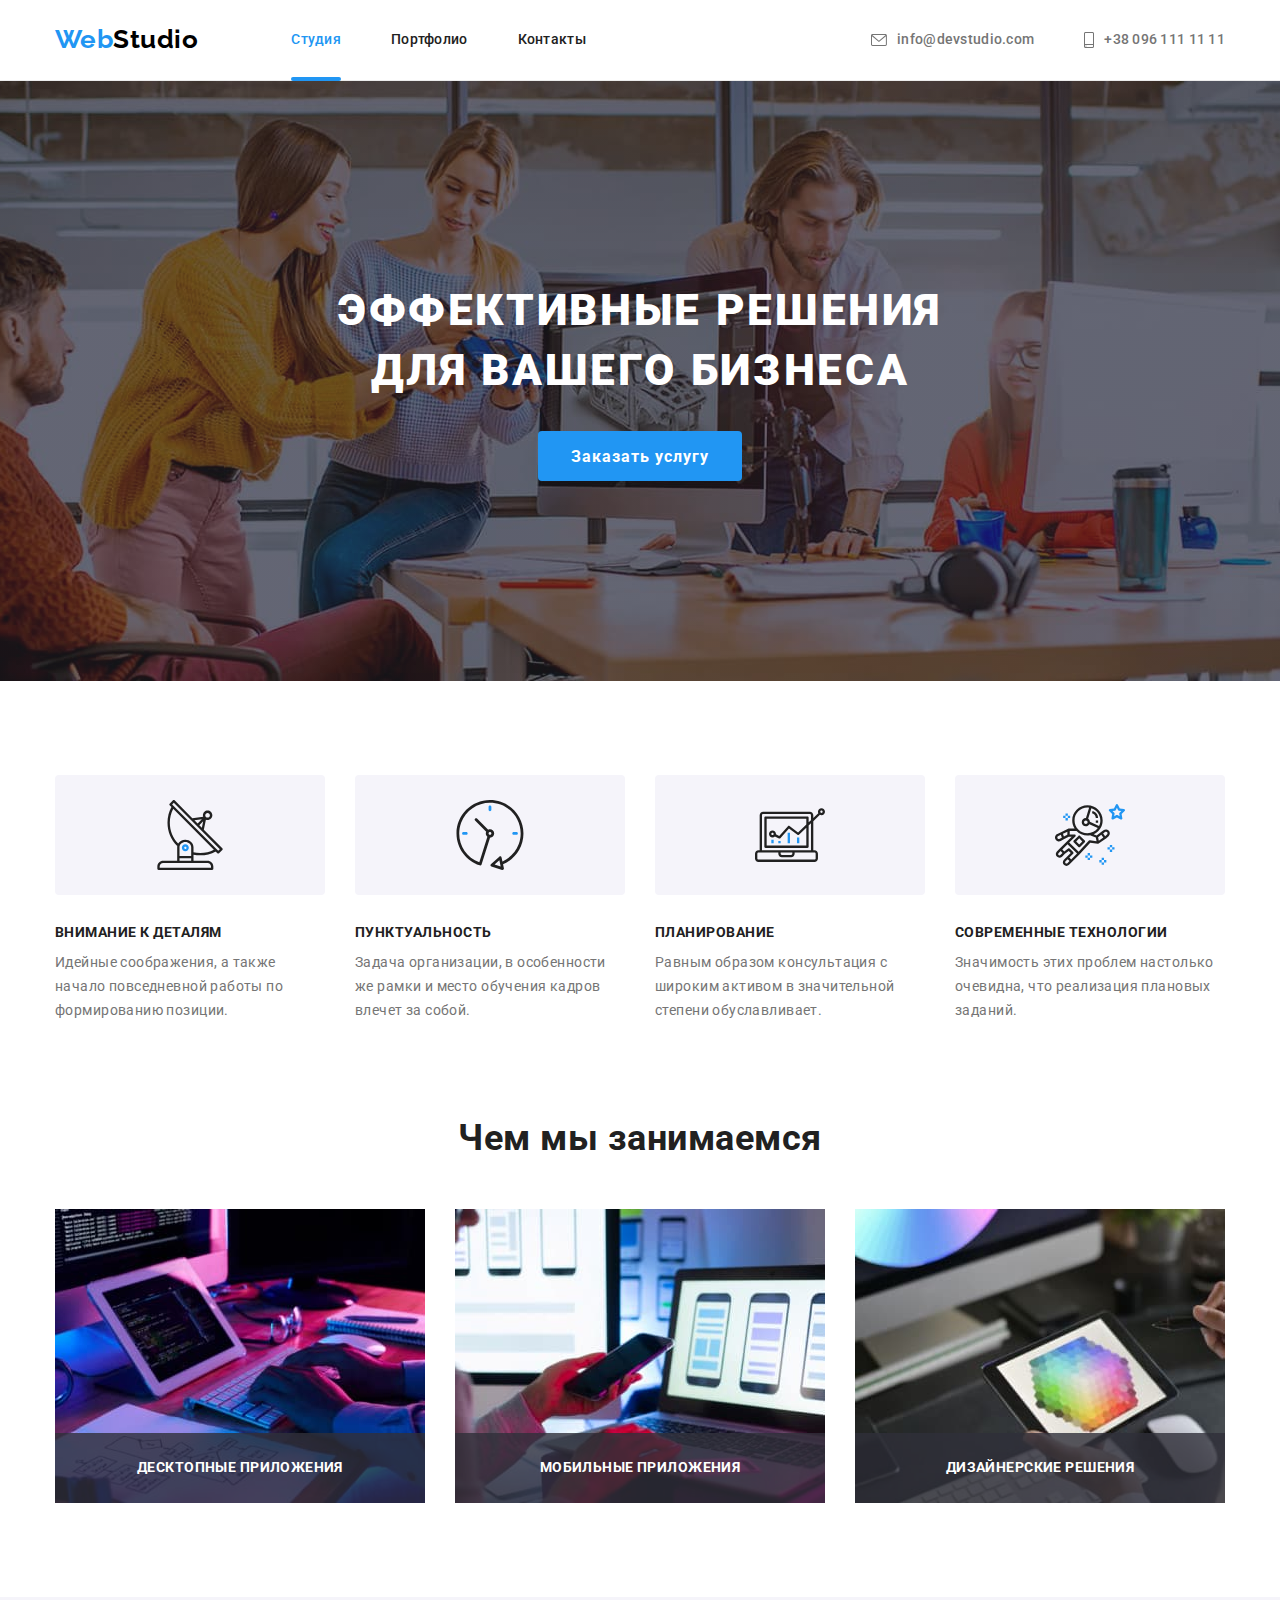
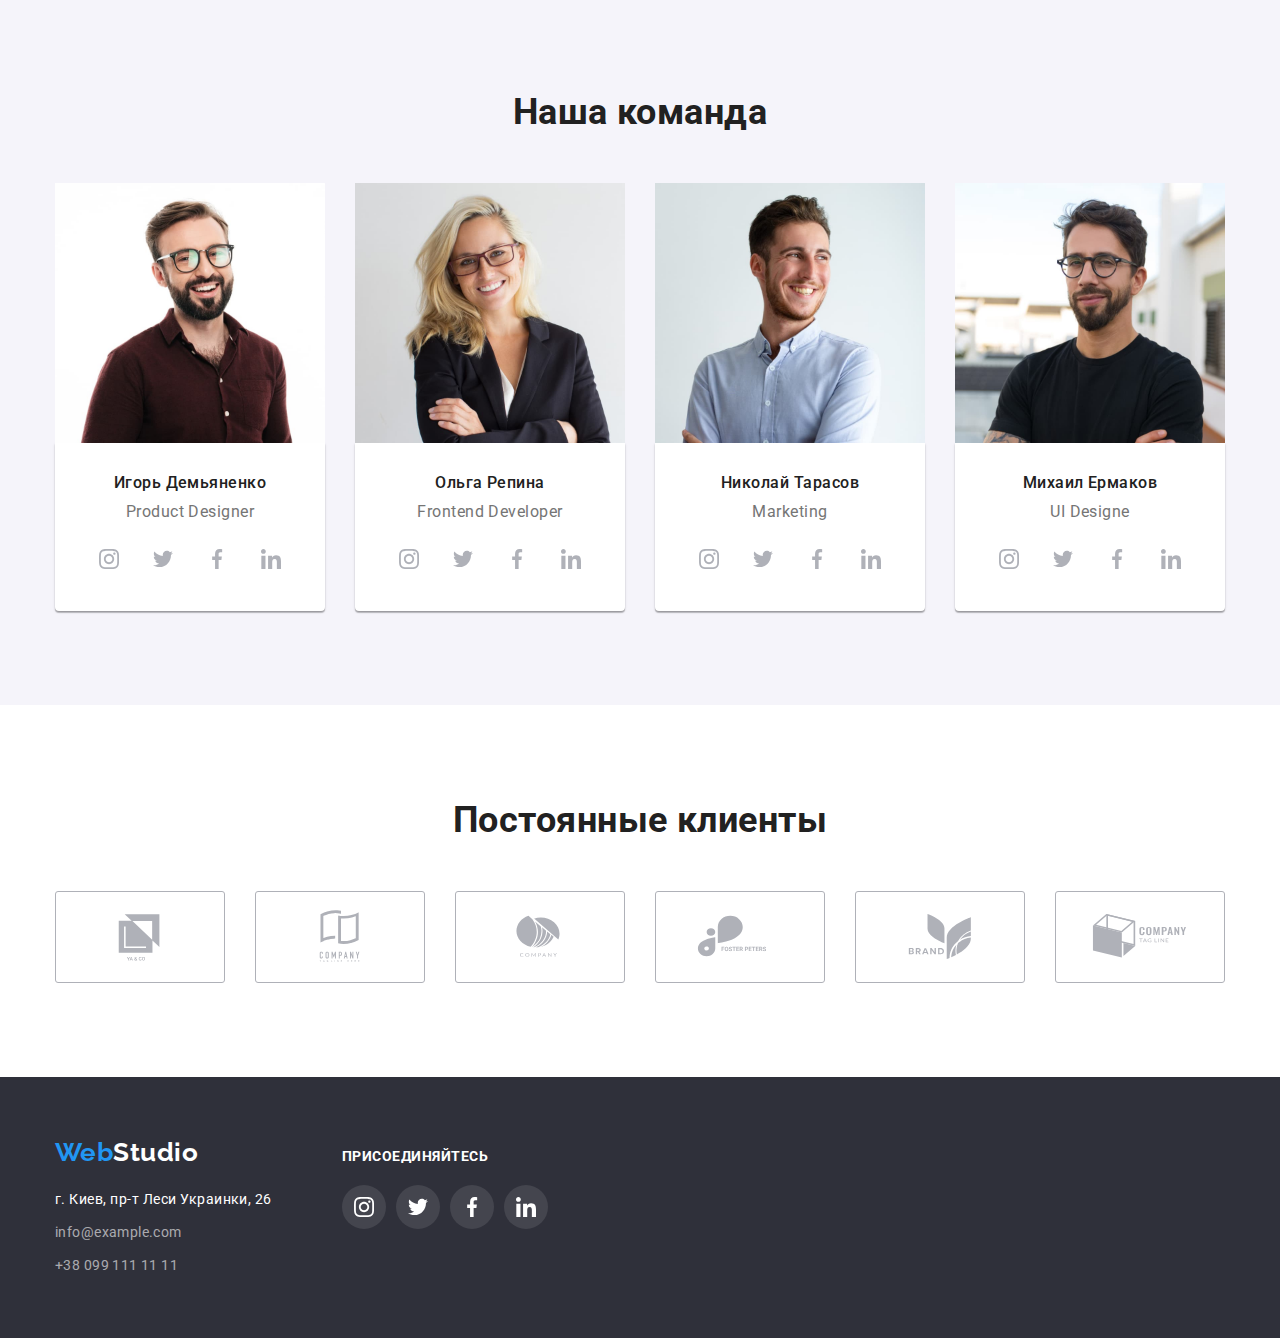
<file: index.html>
<!DOCTYPE html>
<html lang="ru">

<head>
    <meta charset="UTF-8">
    <meta http-equiv="X-UA-Compatible" content="IE=edge">
    <meta name="viewport" content="width=device-width, initial-scale=1.0">
    <title>Главная</title>
    <!-- Подключение шрифтов для страницы -->
<link rel="preconnect" href="https://fonts.googleapis.com">
<link rel="preconnect" href="https://fonts.gstatic.com" crossorigin>
<link href="https://fonts.googleapis.com/css2?family=Raleway:wght@700&family=Roboto:wght@400;500;700;900&display=swap"
    rel="stylesheet">
<link rel="stylesheet" href="https://cdnjs.cloudflare.com/ajax/libs/modern-normalize/1.1.0/modern-normalize.min.css
">
<link rel="stylesheet" href="./css/styles.css">
</head>
<body>
    <!-- Шапка (Хедер)-->
    <header class="header">
            <div class="container nav" >
            <nav class="header-nav-logo">
                <a href="./index.html" lang="en" class="logo">Web<span class="logo-d">Studio</span></a>
                <ul class="header-nav">
                    <li class="item">
                        <a href="./index.html" style="color:#2196F3;" class="header-nav-link current">Студия</a></li>
                    <li class="item"><a href="./portfolio.html" class="header-nav-link">Портфолио</a></li>
                    <li class="item"><a href="#" class="header-nav-link">Контакты</a></li>
                </ul>
            </nav>
            <ul class="header-contacts">
                <li class="item"> 
                    <a class="header-contacts-link mail" href="mailto:info@devstudio.com" >
                     <svg class="contacts">
                        <use href="./images/icons.svg#icon-mail"></use>
                     </svg>
                     info@devstudio.com</a> 
                </li>
                <li class="item"> 
                    <a class="header-contacts-link tel" href="tel:+380961111111">
                     <svg class="contacts tel">
                        <use href="./images/icons.svg#phone"></use>
                     </svg> +38 096 111 11 11</a> 
                </li>
            </ul>
            </div>
    </header>

<main>
        <section class="banner"> 
            <div class="container">
            <h1 class="banner-title"> Эффективные решения <br> для вашего бизнеса </h1>
            <button type="button" class="banner-button" data-modal-open> Заказать услугу </button>
            <div class="backdrop is-hidden" data-modal>
                <div class="modal">
                    <button class="modal-btn" data-modal-close>
                        <svg class="modal-icon">
                            <use href="./images/icons.svg#icon-close"></use>
                        </svg>
                    </button>  
                </div>
            </div> 
            </div>
        </section>
        <section class="section">
            <div class="container">
                <h2 hidden class="section-title visually-hidden">Наши преимущества</h2>
            <ul class="features">
                <li class="features-item">
                    <div class="benefits">
                        <svg class="benefits-icon">
                        <use href="./images/icons.svg#icon-antenna"></use>
                        </svg>
                    </div>
                    <h3 class="features-title">Внимание к деталям</h3>
                    <p class="features-text">Идейные соображения, а также начало повседневной работы по формированию позиции. </p>
                </li>
                <li class="features-item">
                    <div class="benefits">
                        <svg class="benefits-icon">
                            <use href="./images/icons.svg#icon-clock"></use>
                        </svg>
                    </div>
                    <h3 class="features-title">Пунктуальность</h3>
                    <p class="features-text">Задача организации, в особенности же рамки и место обучения кадров влечет за собой. </p>
                </li>
                <li class="features-item"> 
                    <div class="benefits">
                        <svg class="benefits-icon">
                            <use href="./images/icons.svg#icon-diagram"></use>
                        </svg>
                    </div>
                    <h3 class="features-title">Планирование</h3>
                    <p class="features-text">Равным образом консультация с широким активом в значительной степени обуславливает. </p>
                </li>
                <li class="features-item">
                    <div class="benefits">
                        <svg class="benefits-icon">
                            <use href="./images/icons.svg#icon-astronaut"></use>
                        </svg>
                    </div>
                    <h3 class="features-title">Современные технологии</h3>
                    <p class="features-text">Значимость этих проблем настолько очевидна, что реализация плановых заданий. </p>
                </li>
            </ul>
            </div>
        </section>
        <section class="section works">
            <div class="container">
            <h2 class="section-title">Чем мы занимаемся</h2>
            <ul class="works">
                <li class="works-item">
                    <img src="./images/services/img.jpg" alt="работа за ноутбуком" width="370" height="294" />
                    <div class="works-box">
                        <p class="works-text"> Десктопные приложения </p>
                    </div>
                </li>
                <li class="works-item">
                    <img src="./images/services/box2.jpg" alt="синхронизациятелефона с ноутбуком" width="370" height="294" />
                    <div class="works-box">
                        <p class="works-text"> Мобильные приложения </p>
                    </div>
                </li>
                <li class="works-item">
                    <img src="./images/services/box3.jpg" alt="выбор цвета" width="370" height="294" />
                    <div class="works-box">
                        <p class="works-text"> Дизайнерские решения </p>
                    </div>
                </li>
            </ul>
            </div>
        </section>
        <section class="section people">
            <div class="container">
            <h2 class="section-title">Наша команда</h2>
            <ul class="team">
                <li class="team-item">
                    <img src="./images/team/img1.jpg" alt="дизайнер" width="270" height="260" />
                    <div class="initials">
                        <h3 class="team-title">Игорь Демьяненко</h3>
                        <p lang="en" class="team-text">Product Designer</p>     
                        <ul class="social-list">
                            <li class="social-item">
                                <a class="social-link" href="https://www.instagram.com/"  target="_blank" rel="noopener noreferrer" lang="en" aria-label="Instagram"><svg class="social-icon" >
                                    <use href="./images/icons.svg#icon-instagram"></use>
                                </svg></a>
                            </li>
                            <li class="social-item">
                                <a class="social-link" href="https://twitter.com/"  target="_blank" rel="noopener noreferrer" lang="en" aria-label="Twitter">
                                    <svg class="social-icon" >
                                        <use href="./images/icons.svg#icon-twitter"></use>
                                    </svg>
                                </a>
                            </li>
                            <li class="social-item">
                                <a class="social-link" href="https://www.facebook.com/"  target="_blank" rel="noopener noreferrer" lang="en" aria-label="Facebook">
                                    <svg class="social-icon" >
                                        <use href="./images/icons.svg#icon-facebook"></use>
                                    </svg>
                                </a>
                            </li>
                            <li class="social-item">
                                <a class="social-link" href="https://www.linkedin.com/"  target="_blank" rel="noopener noreferrer" lang="en" aria-label="LinkedIn">
                                    <svg class="social-icon">
                                        <use href="./images/icons.svg#icon-linkedin"></use>
                                    </svg></a>
                            </li>
                        </ul>
                    </div>
                </li>
                <li class="team-item">
                    <img src="./images/team/img2.jpg" alt="разработчик" width="270" height="260" />
                        <div class="initials">
                        <h3 class="team-title">Ольга Репина</h3>
                        <p lang="en" class="team-text">Frontend Developer</p>
                        <ul class="social-list">
                            <li class="social-item">
                                <a class="social-link" href="https://www.instagram.com/"  target="_blank" rel="noopener noreferrer" lang="en" aria-label="Instagram">
                                    <svg class="social-icon">
                                        <use href="./images/icons.svg#icon-instagram"></use>
                                    </svg>
                                </a>
                            </li>
                            <li class="social-item">
                                <a class="social-link" href="https://twitter.com/"  target="_blank" rel="noopener noreferrer" lang="en" aria-label="Twitter">
                                    <svg class="social-icon">
                                        <use href="./images/icons.svg#icon-twitter"></use>
                                    </svg>
                                </a>
                            </li>
                            <li class="social-item">
                                <a class="social-link" href="https://www.facebook.com/"  target="_blank" rel="noopener noreferrer" lang="en" aria-label="Facebook">
                                    <svg class="social-icon">
                                        <use href="./images/icons.svg#icon-facebook"></use>
                                    </svg></a>
                            </li>
                            <li class="social-item">
                                <a class="social-link" href="https://www.linkedin.com/"  target="_blank" rel="noopener noreferrer" lang="en" aria-label="LinkedIn">
                                    <svg class="social-icon">
                                        <use href="./images/icons.svg#icon-linkedin"></use>
                                    </svg></a>
                            </li>
                        </ul>
                        </div>
                </li>
                <li class="team-item">
                    <img src="./images/team/img3.jpg" alt="маркетолог" width="270" height="260" />
                        <div class="initials">
                        <h3 class="team-title">Николай Тарасов</h3>
                        <p lang="en" class="team-text">Marketing</p>
                        <ul class="social-list">
                            <li class="social-item">
                                <a class="social-link" href="https://www.instagram.com/"  target="_blank" rel="noopener noreferrer" lang="en" aria-label="Instagram">
                                    <svg class="social-icon">
                                        <use href="./images/icons.svg#icon-instagram"></use>
                                    </svg>
                                </a>
                            </li>
                            <li class="social-item">
                                <a class="social-link" href="https://twitter.com/"  target="_blank" rel="noopener noreferrer" lang="en" aria-label="Twitter">
                                    <svg class="social-icon">
                                        <use href="./images/icons.svg#icon-twitter"></use>
                                    </svg>
                                </a>
                            </li>
                            <li class="social-item">
                                <a class="social-link" href="https://www.facebook.com/"  target="_blank" rel="noopener noreferrer" lang="en" aria-label="Facebook">
                                    <svg class="social-icon">
                                        <use href="./images/icons.svg#icon-facebook"></use>
                                    </svg>
                                </a>
                            </li>
                            <li class="social-item">
                                <a class="social-link" href="https://www.linkedin.com/"  target="_blank" rel="noopener noreferrer" lang="en" aria-label="LinkedIn">
                                    <svg class="social-icon">
                                        <use href="./images/icons.svg#icon-linkedin"></use>
                                    </svg>
                                </a>
                            </li>
                        </ul>
                        </div>
                </li>
                <li class="team-item">
                    <img src="./images/team/img4.jpg" alt="дизайнер интерфейса" width="270" height="260" />
                        <div class="initials">
                        <h3 class="team-title"> Михаил Ермаков</h3>
                        <p lang="en" class="team-text">UI Designe</p>
                        <ul class="social-list">
                            <li class="social-item">
                                <a class="social-link" href="https://www.instagram.com/"  target="_blank" rel="noopener noreferrer" lang="en" aria-label="Instagram">
                                    <svg class="social-icon" >
                                        <use href="./images/icons.svg#icon-instagram"></use>
                                    </svg>
                                </a>
                            </li>
                            <li class="social-item">
                                <a class="social-link" href="https://twitter.com/"  target="_blank" rel="noopener noreferrer" lang="en" aria-label="Twitter">
                                    <svg class="social-icon">
                                        <use href="./images/icons.svg#icon-twitter"></use>
                                    </svg>
                                </a>
                            </li>
                            <li class="social-item">
                                <a class="social-link" href="https://www.facebook.com/"  target="_blank" rel="noopener noreferrer" lang="en" aria-label="Facebook">
                                    <svg class="social-icon">
                                        <use href="./images/icons.svg#icon-facebook"></use>
                                    </svg></a>
                            </li>
                            <li class="social-item">
                                <a class="social-link" href="https://www.linkedin.com/"  target="_blank" rel="noopener noreferrer" lang="en" aria-label="LinkedIn">
                                    <svg class="social-icon">
                                        <use href="./images/icons.svg#icon-linkedin"></use>
                                    </svg>
                                </a>
                            </li>
                        </ul>
                        </div>
                </li>
            </ul>
            </div> 
        </section>
        <section class="section">
            <div class="container">
                <h2 class="section-title">Постоянные клиенты</h2>
                <ul class="clients"> 
                    <li class="clients-item">
                        <a href="" class="clients-link">
                            <svg class="clients-icon"> 
                                <use href="./images/icons.svg#icon-logo"> </use>
                            </svg>
                        </a>
                    </li>
                    <li class="clients-item">
                        <a href="" class="clients-link">
                            <svg class="clients-icon">
                                <use href="./images/icons.svg#icon-logo1"> </use>
                            </svg>
                        </a>
                    </li>
                    <li class="clients-item">
                        <a href="" class="clients-link">
                            <svg class="clients-icon">
                                <use href="./images/icons.svg#icon-logo2"> </use>
                            </svg>
                        </a>
                    </li>
                    <li class="clients-item">
                        <a href="" class="clients-link">
                            <svg class="clients-icon">
                                <use href="./images/icons.svg#icon-logo3"> </use>
                            </svg>
                        </a>
                    </li>
                    <li class="clients-item">
                        <a href="" class="clients-link">
                            <svg class="clients-icon">
                                <use href="./images/icons.svg#icon-logo4"> </use>
                            </svg>
                        </a>
                    </li>
                    <li class="clients-item">
                        <a href="" class="clients-link">
                            <svg class="clients-icon">
                                <use href="./images/icons.svg#icon-logo5"> </use>
                            </svg>
                        </a>
                    </li>
                </ul>
            </div>
        </section>
    </main>

    <footer class="footer">
        <div class="container container-footer">
            <div class="foot-address">
                <a href="#" lang="en" class="logo-footer">Web<span class="logo-l">Studio</span></a>
                <address class="address">
                    <p class="footer-address"> г. Киев, пр-т Леси Украинки, 26 </p>
                    <ul class="footer-contacts">
                        <li class="footer-contacts-link">
                            <a href="" class="footer-contacts-item">info@example.com</a>
                        </li>
                        <li class="footer-contacts-link">
                            <a href="" class="footer-contacts-item">+38 099 111 11 11</a>
                        </li>
                    </ul>
                </address>
            </div>
            <div class="foot-social">
                <h3 class="footer-title">Присоединяйтесь</h3>
                <ul class="social-list">
                    <li class="social-item">
                        <a class="social-link f" href="https://www.instagram.com/" target="_blank" rel="noopener noreferrer" lang="en"
                        aria-label="Instagram">
                        <svg class="social-icon f">
                        <use href="./images/icons.svg#icon-instagram"></use>
                        </svg>
                        </a>
                    </li>
                    <li class="social-item">
                <a class="social-link f" href="https://twitter.com/" target="_blank" rel="noopener noreferrer" lang="en"
                    aria-label="Twitter">
                    <svg class="social-icon f">
                        <use href="./images/icons.svg#icon-twitter"></use>
                    </svg>
                </a>
                    </li>
                    <li class="social-item">
                <a class="social-link f" href="https://www.facebook.com/" target="_blank" rel="noopener noreferrer" lang="en"
                    aria-label="Facebook">
                    <svg class="social-icon f">
                        <use href="./images/icons.svg#icon-facebook"></use>
                    </svg></a>
                    </li>
                    <li class="social-item">
                <a class="social-link f" href="https://www.linkedin.com/" target="_blank" rel="noopener noreferrer" lang="en"
                    aria-label="LinkedIn" > 
                    <svg class="social-icon f">
                        <use href="./images/icons.svg#icon-linkedin"></use>
                    </svg>
                </a>
                    </li>
                </ul>
            </div>
        </div>      
    </footer>
<script src="./js/modal.js"></script>

</body>
</html>
</file>
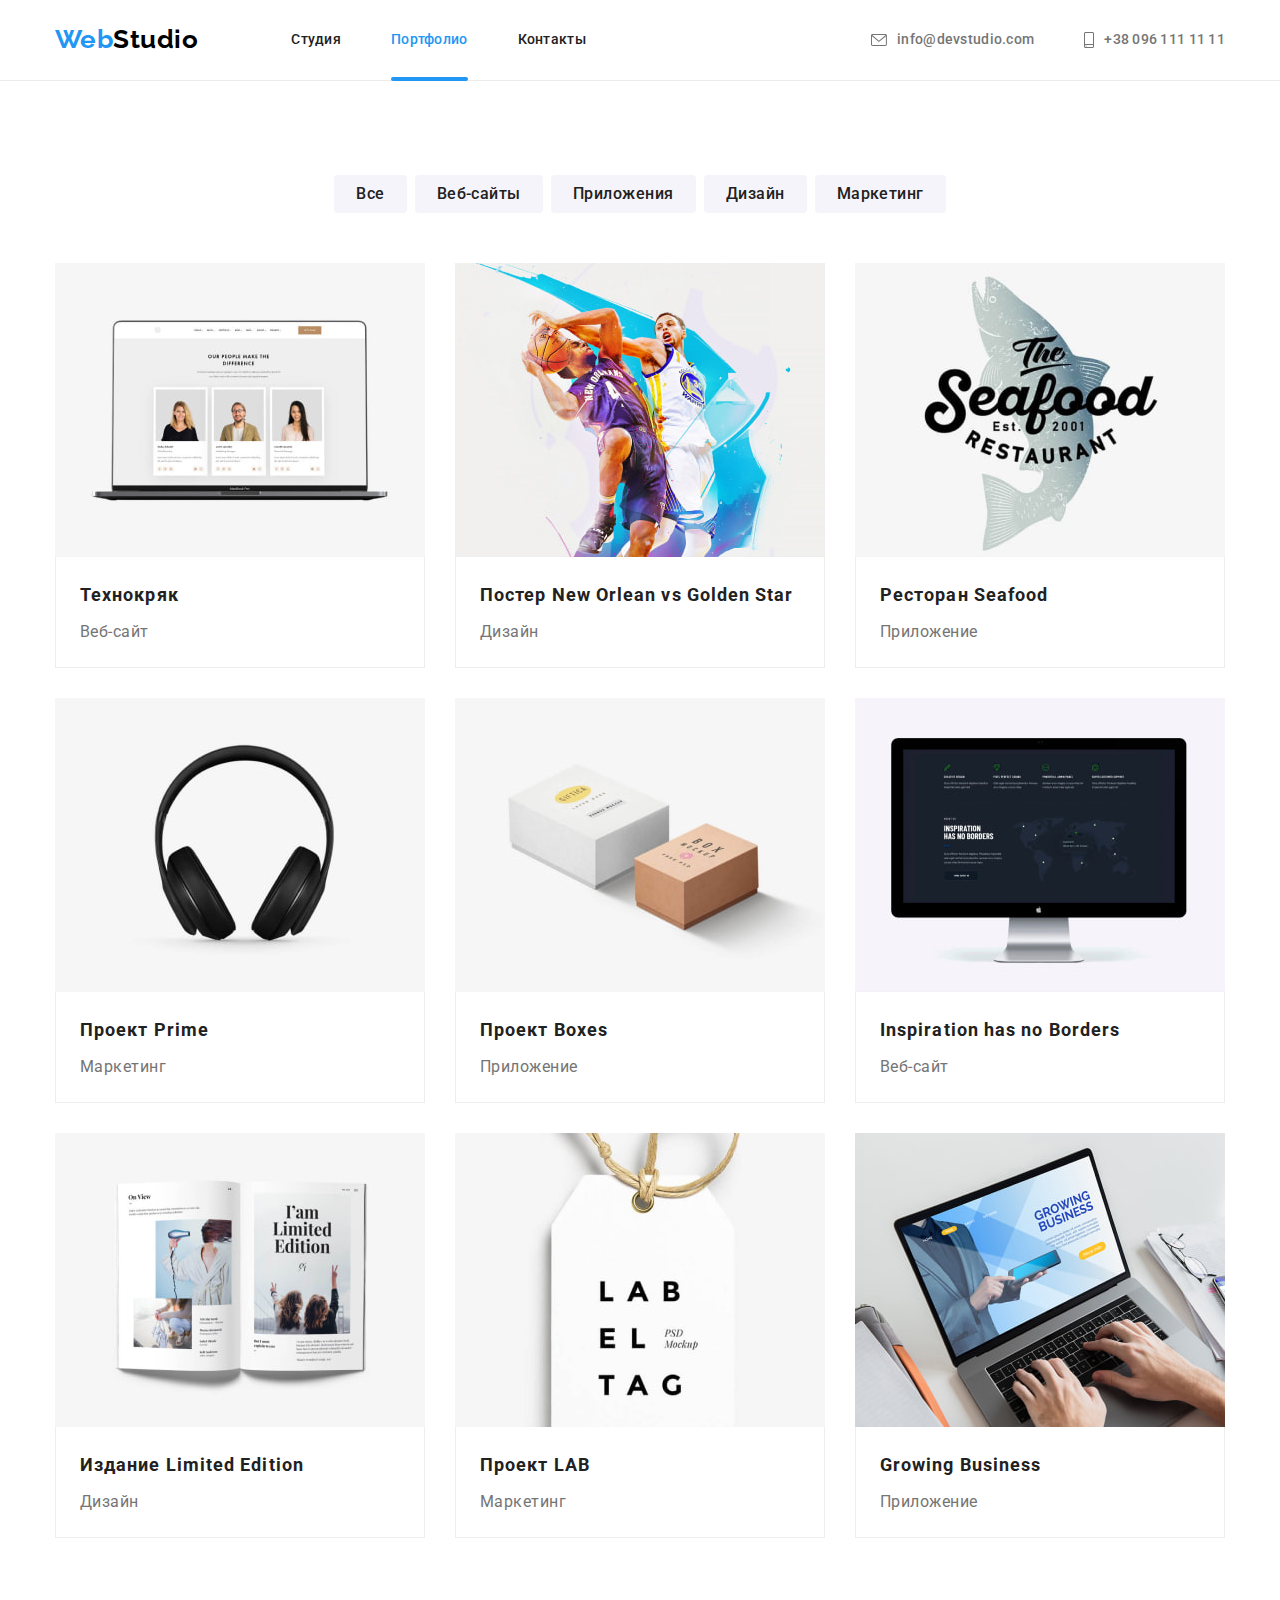
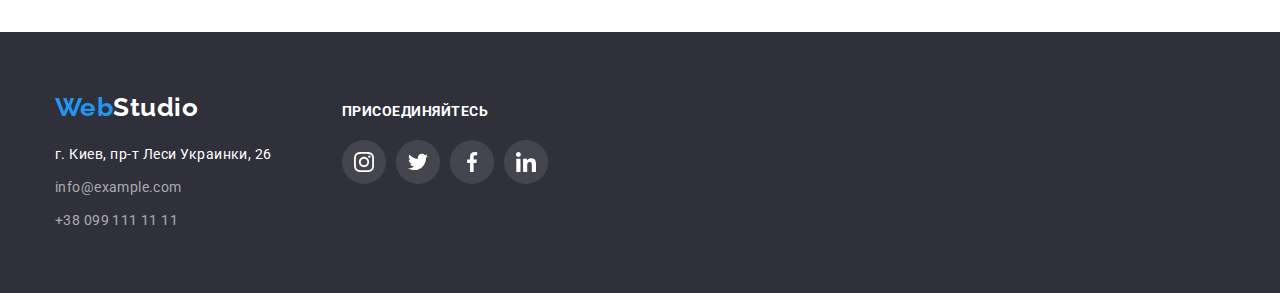
<file: portfolio.html>
<!DOCTYPE html>
<html lang="ru">
<head>
    <meta charset="UTF-8">
    <meta http-equiv="X-UA-Compatible" content="IE=edge">
    <meta name="viewport" content="width=device-width, initial-scale=1.0">
    <title>Портфолио</title>
    <!-- Подключение шрифтов для страницы -->
    <link rel="preconnect" href="https://fonts.googleapis.com">
    <link rel="preconnect" href="https://fonts.gstatic.com" crossorigin>
    <link href="https://fonts.googleapis.com/css2?family=Raleway:wght@700&family=Roboto:wght@400;500;700;900&display=swap"
        rel="stylesheet">
    <link rel="stylesheet" href="https://cdnjs.cloudflare.com/ajax/libs/modern-normalize/1.1.0/modern-normalize.min.css
        ">
    <link rel="stylesheet" href="./css/styles.css">
</head>
<body>
    <!-- Шапка -->
    <header class="header">
        <div class="container nav">
            <nav class="header-nav-logo">
                <a href="./index.html" lang="en" class="logo">Web<span class="logo-d">Studio</span></a>
                <ul class="header-nav">
                    <li class="item"><a href="./index.html"  class="header-nav-link">Студия</a></li>
                    <li class="item">
                        <a href="./portfolio.html" style="color:#2196F3;" class="header-nav-link current">Портфолио</a></li>
                    <li class="item"><a href="#" class="header-nav-link">Контакты</a></li>
                </ul>
            </nav>
            <ul class="header-contacts">
                <li class="item">
                    <a class="header-contacts-link mail" href="mailto:info@devstudio.com">
                        <svg class="contacts">
                            <use href="./images/icons.svg#icon-mail"></use>
                        </svg>
                        info@devstudio.com</a>
                </li>
                <li class="item">
                    <a class="header-contacts-link tel" href="tel:+380961111111">
                        <svg class="contacts tel">
                            <use href="./images/icons.svg#phone"></use>
                        </svg> +38 096 111 11 11</a>
                </li>
            </ul>
        </div>
    </header>

   <main>
<section class="section">
            <div class="container">
                <h1 hidden class="section-title visually-hidden"> Портфолио </h1>
                <ul class="filtr-nav"> 
                <li class="filtr-item">
                    <button type="button" class="filtr-button"> Все </button>
                </li>
                <li class="filtr-item">
                    <button type="button" class="filtr-button"> Веб-сайты </button>
                </li>
                <li class="filtr-item">
                    <button type="button" class="filtr-button"> Приложения </button>
                </li>
                <li class="filtr-item"> 
                    <button type="button" class="filtr-button"> Дизайн </button>
                </li>
                <li class="filtr-item">
                    <button type="button" class="filtr-button"> Маркетинг </button>
                </li>
                </ul>
                <ul class="portfolio">
                    <li class="portfolio-item">
                        <a href="" class="portfolio-link">
                            <div class="portfolio-thumb">
                            <img src="./images/allservices/img5.jpg" alt="трое людей" width="370" height="294" />
                            <div class="portfolio-card"> 
                                <p class="card-text">Ресурс предлагает комплексные предложения с разным уровнем функционала и сервисов. Все это позволит посетителю получить исчерпывающие сведения о компании или частном лице.</p>
                            </div>
                            </div>
                            <div class="port-title">
                                <h2 class="portfolio-title">Технокряк</h2>
                                <p class="portfolio-text">Веб-сайт</p>
                            </div>
                        </a>
                    </li>
            <li class="portfolio-item">
                <a href="" class="portfolio-link">
                    <div class="portfolio-thumb">
                    <img src="./images/allservices/img6.jpg" alt="ддвое парнейиграют в баскетбол" width="370" height="294" />
                    <div class="portfolio-card"> 
                        <p class="card-text">Ресурс предлагает комплексные предложения с разным уровнем функционала и сервисов. Все это позволит посетителю получить исчерпывающие сведения о компании или частном лице.</p>
                    </div>
                    </div>
                    <div class="port-title">
                        <h2 class="portfolio-title">Постер <span lang="en"> New Orlean vs Golden Star </span> </h2>
                        <p class="portfolio-text">Дизайн</p>
                    </div>
                </a>
            </li>
            <li class="portfolio-item">
                <a href="" class="portfolio-link">
                    <div class="portfolio-thumb">
                    <img src="./images/allservices/img7.jpg" alt="логотип с рыбой" width="370" height="294" />
                    <div class="portfolio-card"> 
                        <p class="card-text">Ресурс предлагает комплексные предложения с разным уровнем функционала и сервисов. Все это позволит посетителю получить исчерпывающие сведения о компании или частном лице.</p>
                    </div>
                    </div>
                    <div class="port-title">
                        <h2 class="portfolio-title">Ресторан <span lang="en"> Seafood </span> </h2>
                        <p class="portfolio-text">Приложение</p>
                    </div>
                </a> 
            </li>
            <li class="portfolio-item">
                <a href="" class="portfolio-link">
                    <div class="portfolio-thumb">
                    <img src="./images/allservices/img8.jpg" alt="наушники" width="370" height="294" />
                    <div class="portfolio-card"> 
                        <p class="card-text">Ресурс предлагает комплексные предложения с разным уровнем функционала и сервисов. Все это позволит посетителю получить исчерпывающие сведения о компании или частном лице.</p>
                    </div>
                    </div>
                    <div class="port-title">
                        <h2 class="portfolio-title">Проект <span lang="en"> Prime </span> </h2>
                        <p class="portfolio-text">Маркетинг</p>
                    </div>
                </a>
            </li> 
            <li class="portfolio-item">
                <a href="" class="portfolio-link">
                    <div class="portfolio-thumb">
                    <img src="./images/allservices/img9.jpg" alt="две коробки" width="370" height="294" />
                    <div class="portfolio-card"> 
                        <p class="card-text">Ресурс предлагает комплексные предложения с разным уровнем функционала и сервисов. Все это позволит посетителю получить исчерпывающие сведения о компании или частном лице.</p>
                    </div>
                    </div>
                    <div class="port-title">
                        <h2 class="portfolio-title">Проект <span lang="en"> Boxes </span> </h2>
                        <p class="portfolio-text">Приложение</p>
                    </div>
                </a>
            </li>
            <li class="portfolio-item">
                <a href="" class="portfolio-link">
                    <div class="portfolio-thumb">
                    <img src="./images/allservices/img10.jpg" alt="монитор с картой мира" width="370" height="294" />
                    <div class="portfolio-card"> 
                        <p class="card-text">Ресурс предлагает комплексные предложения с разным уровнем функционала и сервисов. Все это позволит посетителю получить исчерпывающие сведения о компании или частном лице.</p>
                    </div>
                    </div>
                    <div class="port-title">
                        <h2 lang="en" class="portfolio-title">Inspiration has no Borders</h2>
                        <p class="portfolio-text">Веб-сайт</p>
                    </div>
                </a>
            </li>
            <li class="portfolio-item">
                <a href="" class="portfolio-link">
                    <div class="portfolio-thumb">
                    <img src="./images/allservices/img11.jpg" alt="журнал" width="370" height="294" />
                    <div class="portfolio-card"> 
                        <p class="card-text">Ресурс предлагает комплексные предложения с разным уровнем функционала и сервисов. Все это позволит посетителю получить исчерпывающие сведения о компании или частном лице.</p>
                    </div>
                    </div>
                    <div class="port-title">
                        <h2 class="portfolio-title"> Издание <span lang="en"> Limited Edition </span> </h2>
                        <p class="portfolio-text">Дизайн</p>
                    </div>
                </a>
            </li>
            <li class="portfolio-item">
                <a href="" class="portfolio-link">
                    <div class="portfolio-thumb">
                    <img src="./images/allservices/img12.jpg" alt="этикетка" width="370" height="294" />
                    <div class="portfolio-card"> 
                        <p class="card-text">Ресурс предлагает комплексные предложения с разным уровнем функционала и сервисов. Все это позволит посетителю получить исчерпывающие сведения о компании или частном лице.</p>
                    </div>
                    </div>
                    <div class="port-title">
                        <h2 class="portfolio-title">Проект <span lang="en"> LAB </span> </h2>
                        <p class="portfolio-text">Маркетинг</p>
                    </div>
                </a>
            </li>
            <li class="portfolio-item">
                <a href="" class="portfolio-link">
                    <div class="portfolio-thumb">
                    <img src="./images/allservices/img13.jpg" alt="работанадноутбуком" width="370" height="294" />
                    <div class="portfolio-card"> 
                        <p class="card-text">Ресурс предлагает комплексные предложения с разным уровнем функционала и сервисов. Все это позволит посетителю получить исчерпывающие сведения о компании или частном лице.</p>
                    </div>
                    </div>
                    <div class="port-title">
                        <h2 lang="en" class="portfolio-title"> Growing Business </h2>
                        <p class="portfolio-text">Приложение</p>
                    </div>
                </a>
            </li>
            </ul>
            </div>
</section>
   </main>

    <footer class="footer">
        <div class="container container-footer">
            <div class="foot-address">
                <a href="#" lang="en" class="logo-footer">Web<span class="logo-l">Studio</span></a>
                <address class="address">
                    <p class="footer-address"> г. Киев, пр-т Леси Украинки, 26 </p>
                    <ul class="footer-contacts">
                        <li class="footer-contacts-link">
                            <a href="" class="footer-contacts-item">info@example.com</a>
                        </li>
                        <li class="footer-contacts-link">
                            <a href="" class="footer-contacts-item">+38 099 111 11 11</a>
                        </li>
                    </ul>
                </address>
            </div>
            <div class="foot-social">
                <h3 class="footer-title">Присоединяйтесь</h3>
                <ul class="social-list">
                    <li class="social-item">
                        <a class="social-link f" href="https://www.instagram.com/" target="_blank" rel="noopener noreferrer"
                            lang="en" aria-label="Instagram">
                            <svg class="social-icon f">
                                <use href="./images/icons.svg#icon-instagram"></use>
                            </svg>
                        </a>
                    </li>
                    <li class="social-item">
                        <a class="social-link f" href="https://twitter.com/" target="_blank" rel="noopener noreferrer"
                            lang="en" aria-label="Twitter">
                            <svg class="social-icon f">
                                <use href="./images/icons.svg#icon-twitter"></use>
                            </svg>
                        </a>
                    </li>
                    <li class="social-item">
                        <a class="social-link f" href="https://www.facebook.com/" target="_blank" rel="noopener noreferrer"
                            lang="en" aria-label="Facebook">
                            <svg class="social-icon f">
                                <use href="./images/icons.svg#icon-facebook"></use>
                            </svg></a>
                    </li>
                    <li class="social-item">
                        <a class="social-link f" href="https://www.linkedin.com/" target="_blank" rel="noopener noreferrer"
                            lang="en" aria-label="LinkedIn">
                            <svg class="social-icon f">
                                <use href="./images/icons.svg#icon-linkedin"></use>
                            </svg>
                        </a>
                    </li>
                </ul>
            </div>
        </div>
    </footer>

</body>
</html>
</file>
<file: css/styles.css>
:root {
    --brand-color: #212121;
    --brand-second-color: #757575;
    --brand-btn-background: #2196F3;
    --logo-color: #FFFFFF;
    --banner-background: #2F303A;
    --team-background: #F5F4FA;
    --transition-duration: 250ms;
    --transition-timing-function: cubic-bezier(0.4, 0, 0.2, 1);

}

/* Селекторы тегов */
ul { list-style: none; 
    padding-left: 0; 
}
a { text-decoration-line: none;
}
img { display: block;
    max-width: 100%;
    height: auto; }
h1, h2, h3, p, ul {
    margin-top: 0;
    margin-bottom: 0;
}
body {
    margin: 0;
    font-family: 'Roboto', sans-serif;
    font-style: normal;
    font-weight: 400;
    color: var(--brand-color);
    letter-spacing: 0.03em;
}


 /* ОСНОВНОЙ КОНТЕЙНЕР */
.container {
    width: 1200px;
    padding-left: 15px;
    padding-right: 15px;
    margin-left: auto;
    margin-right: auto;
}


/* Шрифты для хедера (шапки) */
.header { 
    border-bottom: 1px solid #ECECEC;
    background-color: var(--logo-color);
}
.nav, .header-nav-logo, .logo, .header-contacts, .header-nav {
    display: flex;
    align-items: center;
    justify-content: space-between;
}
.logo {
    margin-right: 93px;
    padding-top: 24px;
    padding-bottom: 25px;
}
.logo,.logo-footer, .logo-d, .logo-l {
    font-family: 'Raleway';
    font-style: normal;
    font-weight: 700;
    font-size: 26px;
    line-height: 1.19;
    color: var(--brand-btn-background);
}
.logo-l { color: var(--logo-color); }
.logo-d { color: #000000; }
.header-nav-link, .header-contacts-link {
    transition: color var(--transition-duration) var(--transition-timing-function);

    display: flex;
    align-items: center;
    padding-top: 32px;
    padding-bottom: 32px;

    font-weight: 500;
    font-size: 14px;
    line-height: 1.14;
    letter-spacing: 0.02em;
    color: var(--brand-color);
}
.header-nav .item, .header-contacts .item { 
    margin-right: 50px;  
}
.header-contacts .item:last-child,
.header-nav .item:last-child {
    margin-right: 0;
}
.header-nav .item:last-child {
    margin-left: auto;
}
.header-contacts-link {
    transition: color var(--transition-duration) var(--transition-timing-function);
    
    color: var(--brand-second-color);
}
.contacts {
    width: 16px;
    height: 12px;    
    margin-right: 10px;
    fill: currentColor;
}
.contacts.tel {
    width: 10px;
    height: 16px;
}
.header-nav-link:hover, .header-nav-link:focus, 
.header-contacts-link:hover, .header-contacts-link:focus,
.footer-contacts-link:hover, .footer-contacts-link:focus
{ color: var(--brand-btn-background); 
}
.item {
    position: relative;
}
.header-nav-link.current::after {
    position: absolute;
    width: 100%;
    height: 4px;
    bottom: -1px;
    
    border-radius: 2px;
    color: var(--brand-btn-background);
    background-color: var(--brand-btn-background);

    content: " ";
    display: inline-block;
}


/* Секция заказ услуги(баннер) */
.banner {
    text-align: center;
    padding-top: 200px;
    padding-bottom: 200px;
    background-color: var(--banner-background);

    height: 600px;
    max-width: 1600px;
    background-position: center;
    background-size: cover;
    background-repeat: no-repeat;
    margin-left: auto;
    margin-right: auto;
    background-image: linear-gradient(to right, rgba(47, 48, 58, 0.4), rgba(47, 48, 58, 0.4)), url("../images/Imgban.jpg");
}
.banner-title {
    margin-bottom: 30px;

    font-weight: 900;
    font-size: 44px;
    line-height: 1.36;
    text-transform: uppercase; 
    letter-spacing: 0.06em;
    color: var(--logo-color);
}
.banner-button {
    border-radius: 4px;
    height: 50px;
    padding: 10px 32px;
    border: 1px solid transparent;

    font-weight: 700;
    font-size: 16px;
    line-height: 1.88;
    letter-spacing: 0.06em;
    background-color: var(--brand-btn-background);
    cursor: pointer;
    color: var(--logo-color); 
}


/* Секция с преимуществом студии */
.visually-hidden {
    position: absolute;
    width: 1px;
    height: 1px;
    margin: -1px;
    border: 0;
    padding: 0;
    clip: rect(0 0 0 0);
    overflow: hidden;
    white-space: nowrap;
    clip-path: inset(50%);
}
.section {
    padding-top: 94px;
    padding-bottom: 94px;
}

.features {
    display: flex;
}
.features-item {
    flex-basis: calc((100% - 90px) / 4);
    margin-right: 30px;
    margin-left: auto;
}
.features-item:last-child{
    margin-right: 0;
}
.benefits {
    display: flex;
    justify-content: center;
    align-items: center;
    height: 120px;
    background-color: var(--team-background);
    border-radius: 4px;
}
.benefits-icon {
    width: 70px;
    height: 70px;
    background-repeat: no-repeat;
}
.features-title { 
    margin-top: 30px;
    margin-bottom: 10px;
    text-transform: uppercase;

    font-weight: 700;
    font-size: 14px;
    line-height: 1.14; 
}
.features-text {
    text-align: left;
    vertical-align: top;
    color: var(--brand-second-color);

    font-size: 14px;
    line-height: 1.71;
    letter-spacing: 0.03em;
}


/* Чем занимаемся */
.section.works {
    padding-top: 0;
}
.section-title {
    text-align: center;
    margin-bottom: 50px;

    font-weight: 700;
    font-size: 36px;
    line-height: 1.17;
}
.works ul {
    display: flex; 
}
.works-item {
    position: relative;

    margin-right: 30px;
}
.works-item:last-child {
    margin-right: 0;
}
.works-box {
    position: absolute;
    bottom: 0;

    display: flex;
    justify-content: center;
    align-items: center;

    width: 370px;
    height: 70px;
    background: rgba(47, 48, 58, 0.8);

}
.works-text {
    font-weight: 700;
    font-size: 14px;
    line-height: 1.14;
    letter-spacing: 0.03em;
    text-transform: uppercase;
    color: var(--logo-color);
}

/* Наша команда */
.section.people {
    background-color: var(--team-background);
}
.team, .clients {
    display: flex;
    align-items: center;
    justify-content: space-between;
}
.team-title {
    margin-bottom: 10px;

    color: var(--brand-color);
    font-weight: 500;
}
.team-title, .team-text {
    text-align: center;
    font-size: 16px;
    line-height: 1.19; 
}
.team-text { 
    margin-bottom: 16px;
    color: var(--brand-second-color);
}
.team-item {
    margin-right: 30px;
}
.team-item:last-child {
    margin-right: 0;
}
.initials {
    padding: 30px 32px;
    box-shadow: 0px 1px 3px rgba(0, 0, 0, 0.12),
                0px 1px 1px rgba(0, 0, 0, 0.14),
                0px 2px 1px rgba(0, 0, 0, 0.2);
    border-radius: 0px 0px 4px 4px;
    background-color: var(--logo-color);
}
.social-list {
    display: flex;
    justify-content: space-between;
    margin-left: auto;
    margin-right: auto;
    width: 206px;
}
.social-item {
    width: 44px;
    height: 44px;
}
.social-link {
    transition: color var(--transition-duration) var(--transition-timing-function), 
    background-color var(--transition-duration) var(--transition-timing-function), 
    border-radius var(--transition-duration) var(--transition-timing-function);

    width: 100%;
    height: 100%;
    display: flex;
    justify-content: center;
    align-items: center;
    color: #AFB1B8;
}
.social-icon {
    width: 20px;
    height: 20px;
    background-position: center;
    fill: currentColor;
}
.social-link:hover, .social-link:focus,
.social-link.f:hover, .social-link.f:focus { 
    border-radius: 50%;
    background-color: #2196F3;
    color: #FFFFFF; 
} 


/* Постоянные клиенты */
.clients-item {
    width: 170px;
    height: 92px;
    margin-right: 30px;
}
.clients-item:last-child {
    margin-right: 0;
}
.clients-link {
    transition: color var(--transition-duration) var(--transition-timing-function),
    border var(--transition-duration) var(--transition-timing-function);

    width: 100%;
    height: 100%;
    display: flex;
    align-items: center;
    justify-content: center;
    color: #AFB1B8;
    border: 1px solid #AFB1B8;
    border-radius: 3px;
    background-color: #FFFFFF;
}
.clients-icon {
    width: 106px;
    height: 60px; 
    fill: currentColor;
}
.clients-link:hover, .clients-link:focus {
    color: var(--brand-btn-background);
    border-color: 1px solid var(--brand-btn-background);
}


/* Шрифты для футера(подвала) */
.footer {
    padding-top: 60px;
    padding-bottom: 60px;
    background-color: var(--banner-background);
}
.footer-address, .footer-contacts-item {
    font-style: normal;
    font-size: 14px;
    line-height: 1.71;   
}
.address {
    margin-top: 20px;
}
.footer-address {
    color: var(--logo-color);
    margin-bottom: 9px;
}
.footer-contacts-link {
    transition: color var(--transition-duration) var(--transition-timing-function);


    margin-bottom: 9px;
}
.footer-contacts-link:last-child {
    margin-bottom: 0;
}
.footer-contacts-item {
    letter-spacing: 0.03em;
    color: rgba(255, 255, 255, 0.6);
}
.footer-title {
    font-weight: 700;
    font-size: 14px;
    line-height: 1.14;
    margin-bottom: 20px;
    text-transform: uppercase;
    color: var(--logo-color);
}
.container-footer {
    display: flex;
    justify-content: flex-start;
    align-items: baseline;
}
.foot-social {
    margin-left: 70px;
}
.social-link.f {
    transition: color var(--transition-duration) var(--transition-timing-function),
    background-color var(--transition-duration) var(--transition-timing-function),
    border-radius var(--transition-duration) var(--transition-timing-function);

    color: var(--logo-color);
    background-color: rgba(255, 255, 255, 0.1);
    border-radius: 50%;
}



/* CSS для портфолио */
.filtr-nav {
    display: flex;
    justify-content: center;
    margin-bottom: 50px;
}
.filtr-item{
    margin-right: 8px;
}
.filtr-item:last-child {
    margin-right: 0;
}
.filtr-button {
    transition: color var(--transition-duration) var(--transition-timing-function), background-color var(--transition-duration) var(--transition-timing-function), box-shadow var(--transition-duration) var(--transition-timing-function);

    display: flex;
    align-items: center;
    border-radius: 4px;
    padding: 6px 22px;
    background-color: var(--team-background);
    border: rgba(0, 0, 0, 0.25);
    
    font-family: 'Roboto';
    font-weight: 500;
    font-size: 16px;
    line-height: 1.63;
    cursor: pointer;
    letter-spacing: 0.03em;
    color: var(--brand-color);   
}
.filtr-button:hover, .filtr-button:focus {
    color: var(--logo-color);
    background-color: var(--brand-btn-background);
    box-shadow: 0px 3px 1px rgba(0, 0, 0, 0.1),
                0px 1px 2px rgba(0, 0, 0, 0.08),
                0px 2px 2px rgba(0, 0, 0, 0.12);
    border-radius: 4px;
}
.portfolio {
    display: flex;
    flex-wrap: wrap;
}
.portfolio-item {
    flex-basis: calc((100% - 60px) / 3);
    margin: 0 30px 30px auto;
    background-color: var(--logo-color);
}
.portfolio-item:nth-child(3n) {
    margin-right: 0;
}
.portfolio-item:nth-child(n+7) {
    margin-bottom: 0;
    margin-left: 0;
}
.port-title {
    padding: 20px 24px; 
    border-bottom: 1px solid #EEEEEE;
    border-right: 1px solid #EEEEEE;
    border-left: 1px solid #EEEEEE;
}
.portfolio-title { 
    margin-bottom: 4px;

    font-weight: 700;
    font-size: 18px;
    line-height: 2;
    letter-spacing: 0.06em;
    color: var(--brand-color);
}
.portfolio-text {
    font-size: 16px;
    line-height: 1.88;
    letter-spacing: 0.03em;
    color: var(--brand-second-color);
}
.portfolio-link {
    transition: box-shadow var(--transition-duration) var(--transition-timing-function);
}
.portfolio-link:hover, .portfolio-link:focus {
    display: block;
    box-shadow: 0px 1px 1px rgba(0, 0, 0, 0.12),
                0px 4px 4px rgba(0, 0, 0, 0.06),
                1px 4px 6px rgba(0, 0, 0, 0.16);
}
.portfolio-thumb {
    position: relative;
    overflow: hidden;
}
.portfolio-card {
    position: absolute;
    top: 0;
    left: 0;
    transform: translateY(100%);
    transition: transform var(--transition-duration) var(--transition-timing-function);

    width: 100%;
    height: 100%;
    padding: 63px 24px;
    background: rgba(33, 150, 243, 0.9);
}
.card-text {
    font-size: 18px;
    line-height: 1.56;
    letter-spacing: 0.03em;
    color: var(--logo-color);
}
.portfolio-link:hover .portfolio-card,.portfolio-link:focus .portfolio-card {
    transform: translateY(0);
}
.backdrop {
    position: fixed;
    top: 0;
    left: 0;
    width: 100%;
    height: 100%;
    transition: visibility var(--transition-duration) var(--transition-timing-function),
                opacity var(--transition-duration) var(--transition-timing-function);

    display: flex;
    justify-content: center;
    align-items: center;

    background: rgba(0, 0, 0, 0.2);
}
.modal {
    position: absolute;
    min-width: 528px;
    min-height: 581px;

    background: #FFFFFF;
    box-shadow: 0px 1px 3px rgba(0, 0, 0, 0.12),
                0px 1px 1px rgba(0, 0, 0, 0.14),
                0px 2px 1px rgba(0, 0, 0, 0.2);
    border-radius: 4px;
}
.modal-btn {
    position: absolute;
    transition: color var(--transition-duration) var(--transition-timing-function);

    display: flex;
    justify-content: center;
    align-items: center;
    top: 8px;
    right: 8px;
    width: 30px;
    height: 30px;

    color: #000000;
    border-radius: 50%;
    border: 1px solid rgba(0, 0, 0, 0.1);
}
.modal-btn:hover {
    color: var(--brand-btn-background);
}
.modal-icon {
    width: 18px;
    height: 18px;
    fill: currentColor;
}
.backdrop.is-hidden {
    visibility: hidden;
    opacity: 0;
    pointer-events: none;
}
</file>
